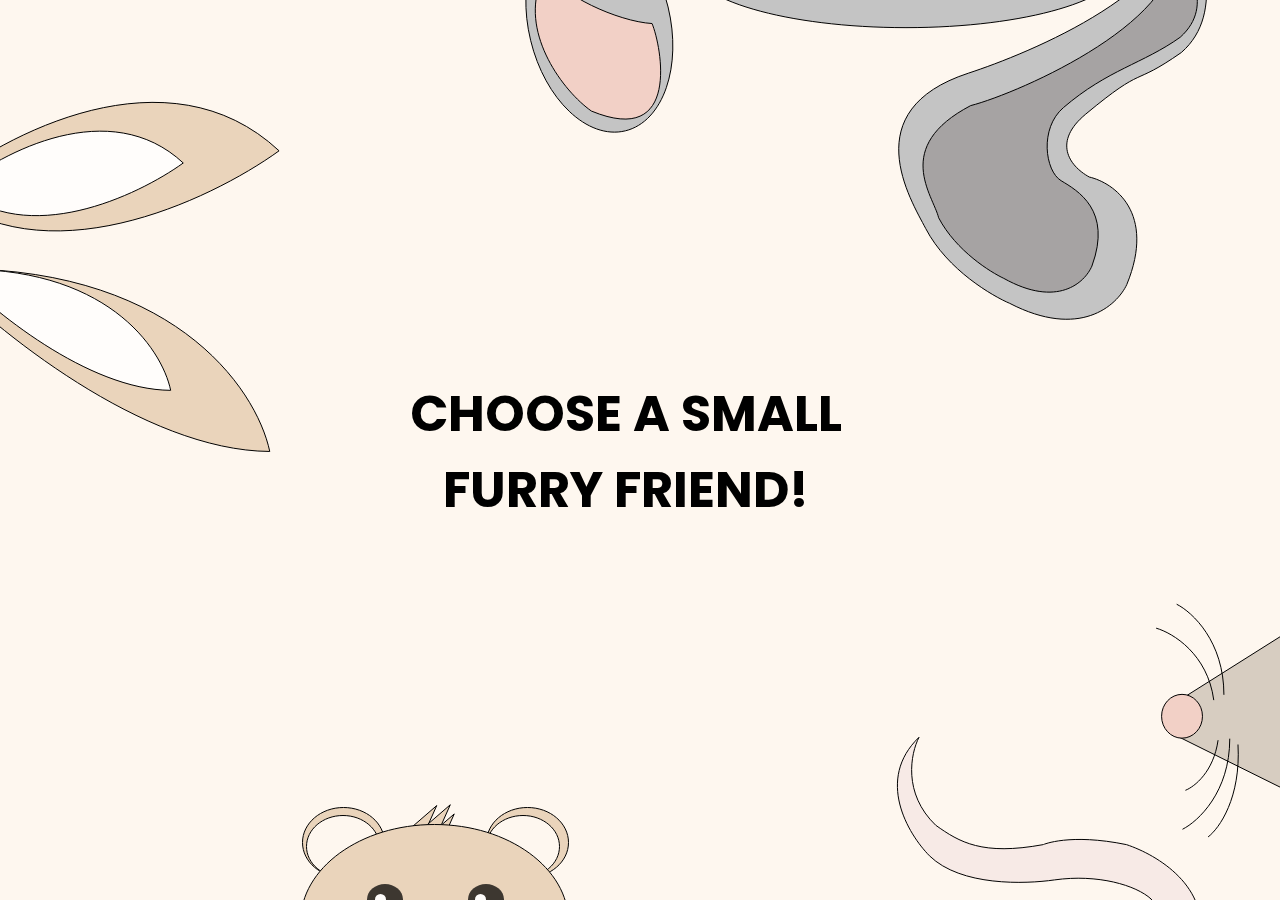
<file: index.html>
<html>
<head>
    <title> furry friends website homepage </title>
    <link rel="stylesheet" href="assets/css/style.css">
    <link rel="preconnect" href="https://fonts.gstatic.com">
    <link href="https://fonts.googleapis.com/css2?family=Poppins:wght@200&display=swap" rel="stylesheet">
</head>

<body>
    <div id="home">
        <h1 id="home-text">
            <div>CHOOSE A SMALL</div>
            <div>FURRY FRIEND!</div>
        </h1>
        <div class="animal" id="bunny">
            <img src="assets/img/bunny.svg">
        </div>
        <div class="animal" id="hamster">
            <img src="assets/img/hamster.svg">
        </div>
        <div class="animal" id="rat">
            <img src="assets/img/rat.svg">
        </div>
        <div class="animal" id="chinchilla">
            <img src="assets/img/chinchilla.svg">
        </div>
    </div>
    <script src="assets/script/script.js"></script>
</body>

</html>
</file>
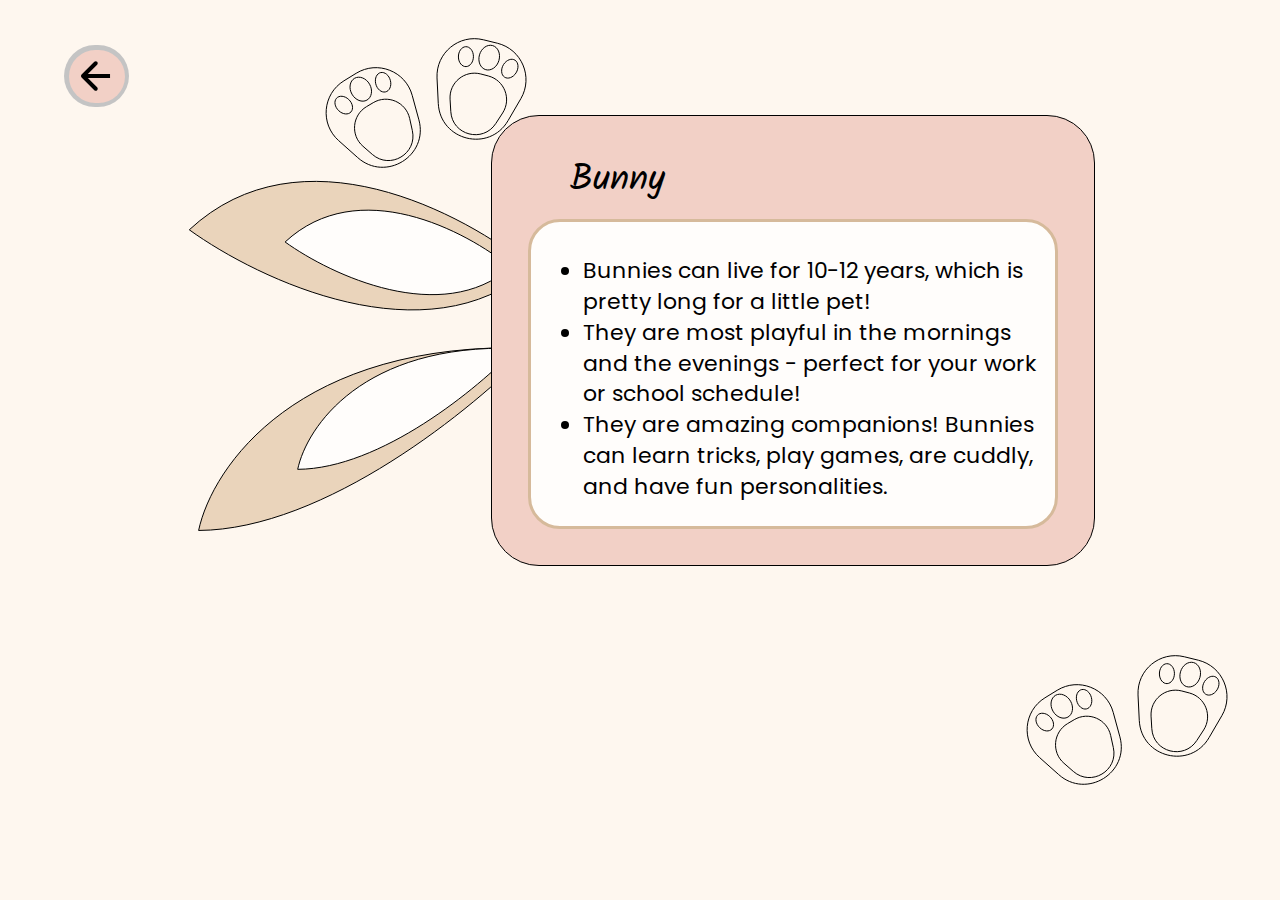
<file: bunny-page.html>
<html>
<head>
    <title> bunny page</title>
    <link rel="stylesheet" href="assets/css/style2.css">
    <link rel="stylesheet" href="assets/css/bunny-style.css">
    <link rel="preconnect" href="https://fonts.gstatic.com">
    <link href="https://fonts.googleapis.com/css2?family=Kalam&family=Poppins:wght@200&display=swap" rel="stylesheet">
</head>

<body>
    <div id="navbar">
        <div id="back-button">
            <img src="assets/img/back-button.svg">
        </div>
    </div>
    <div id="content">
        <div id="animal-head">
            <img src="assets/img/bunny-rotate.svg">
        </div>
        <div id="text">
            <div id="name-text">Bunny</div>
            <div id="fact-text">
                <ul>
                    <li>Bunnies can live for 10-12 years, which is pretty long for a little pet!</li>
                    <li>They are most playful in the mornings and the evenings - perfect for your work or school schedule!</li>
                    <li>They are amazing companions! Bunnies can learn tricks, play games, are cuddly, and have fun personalities.</li>
                </ul>
            </div>
        </div>
    </div>
    <div class="feet" id="feet-1">
        <img src="assets/img/bunny-feet.svg">
    </div>
    <div class="feet" id="feet-2">
        <img src="assets/img/bunny-feet.svg">
    </div>
    <script src="assets/script/script2.js"></script>
</body>

</html>
</file>
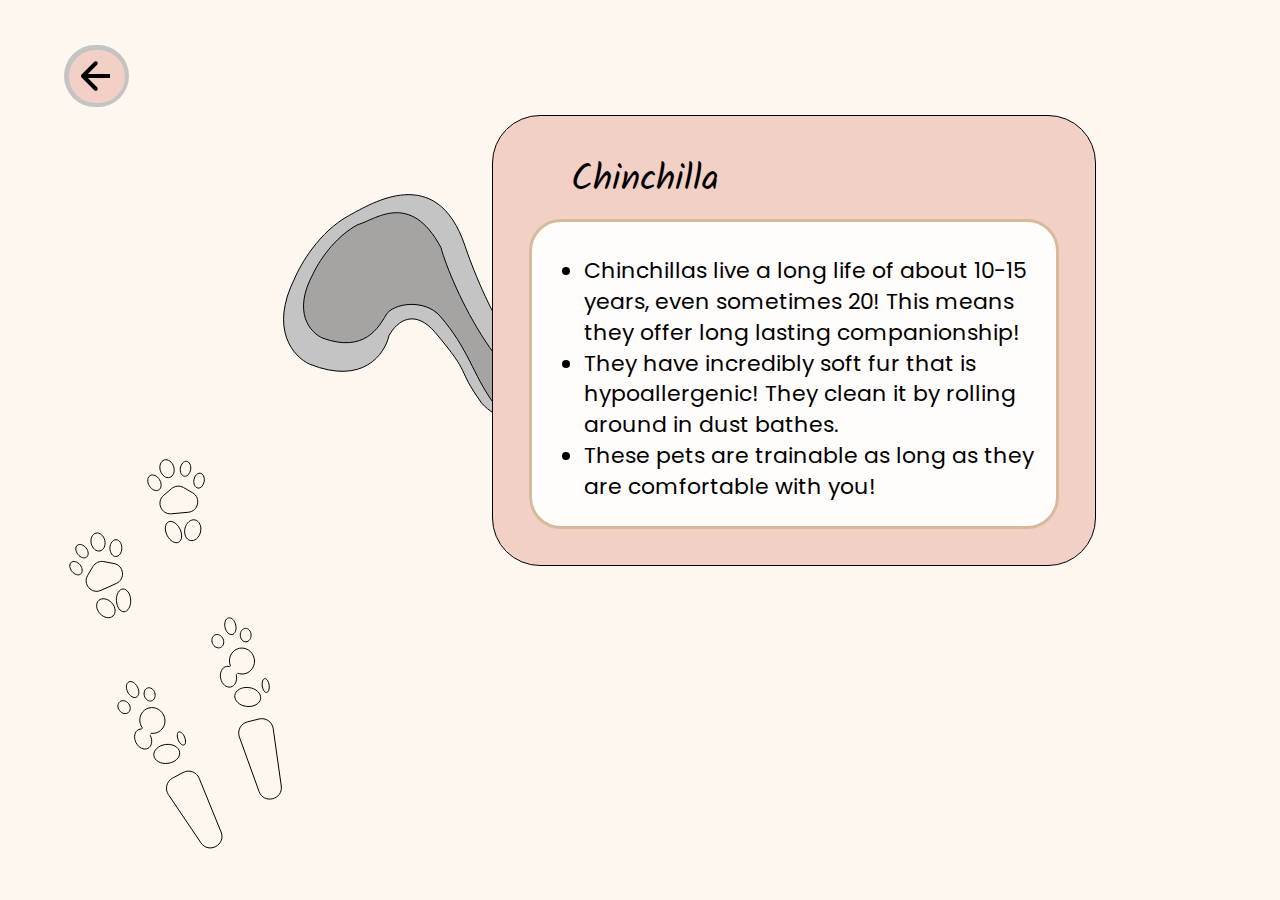
<file: chinchilla-page.html>
<html>
<head>
    <title> chinchilla page</title>
    <link rel="stylesheet" href="assets/css/style2.css">
    <link rel="stylesheet" href="assets/css/chinchilla-style.css">
    <link rel="preconnect" href="https://fonts.gstatic.com">
    <link href="https://fonts.googleapis.com/css2?family=Kalam&family=Poppins:wght@200&display=swap" rel="stylesheet">
</head>

<body>
    <div id="navbar">
        <div id="back-button">
            <img src="assets/img/back-button.svg">
        </div>
    </div>
    <div id="content">
        <div id="animal-head">
            <img src="assets/img/chinchilla-tail.svg">
        </div>
        <div id="text">
            <div id="name-text">Chinchilla</div>
            <div id="fact-text">
                <ul>
                    <li>Chinchillas live a long life of about 10-15 years, even sometimes 20! This means they offer long lasting companionship!</li>
                    <li>They have incredibly soft fur that is hypoallergenic! They clean it by rolling around in dust bathes.</li>
                    <li>These pets are trainable as long as they are comfortable with you!</li>
                </ul>
            </div>
        </div>
    </div>
    <div class="feet" id="feet-1">
        <img src="assets/img/chinchilla-feet.svg">
    </div>
    <!-- <div id="animal-ear">
        <img src="assets/img/chinchilla-ear.svg">
    </div> -->
    <script src="assets/script/script2.js"></script>
</body>

</html>
</file>
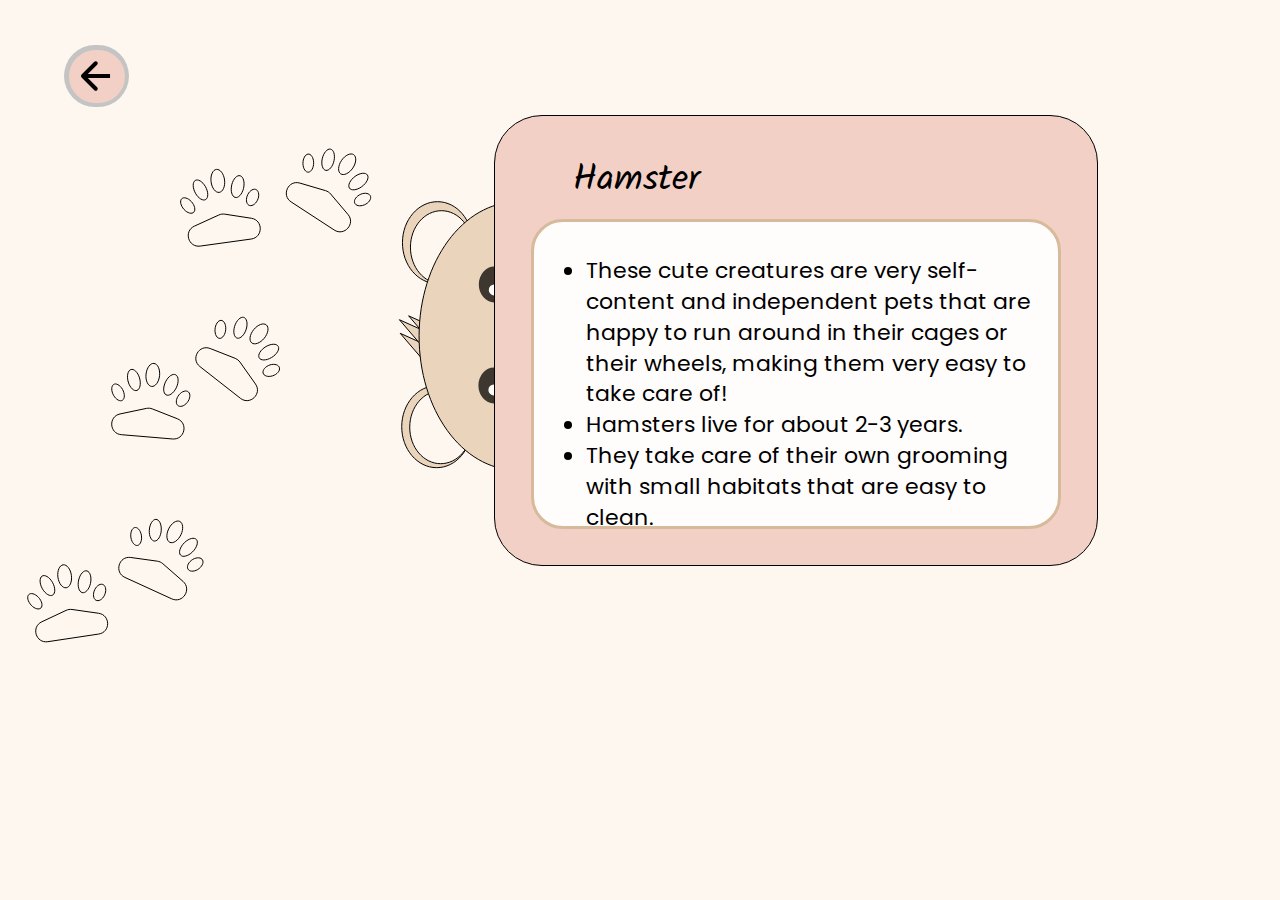
<file: hamster-page.html>
<html>
<head>
    <title> hamster page</title>
    <link rel="stylesheet" href="assets/css/style2.css">
    <link rel="stylesheet" href="assets/css/hamster-style.css">
    <link rel="preconnect" href="https://fonts.gstatic.com">
    <link href="https://fonts.googleapis.com/css2?family=Kalam&family=Poppins:wght@200&display=swap" rel="stylesheet">
</head>

<body>
    <div id="navbar">
        <div id="back-button">
            <img src="assets/img/back-button.svg">
        </div>
    </div>
    <div id="content">
        <div id="animal-head">
            <img src="assets/img/hamster-rotate.svg">
        </div>
        <div id="text">
            <div id="name-text">Hamster</div>
            <div id="fact-text">
                <ul>
                    <li>These cute creatures are very self-content and independent pets that are happy to run around in their cages or their wheels, making them very easy to take care of!</li>
                    <li>Hamsters live for about 2-3 years.</li>
                    <li>They take care of their own grooming with small habitats that are easy to clean.</li>
                </ul>
            </div>
        </div>
    </div>
    <div id="feet-1">
        <img src="assets/img/hamster-feet.svg">
    </div>
    <script src="assets/script/script2.js"></script>
</body>

</html>
</file>
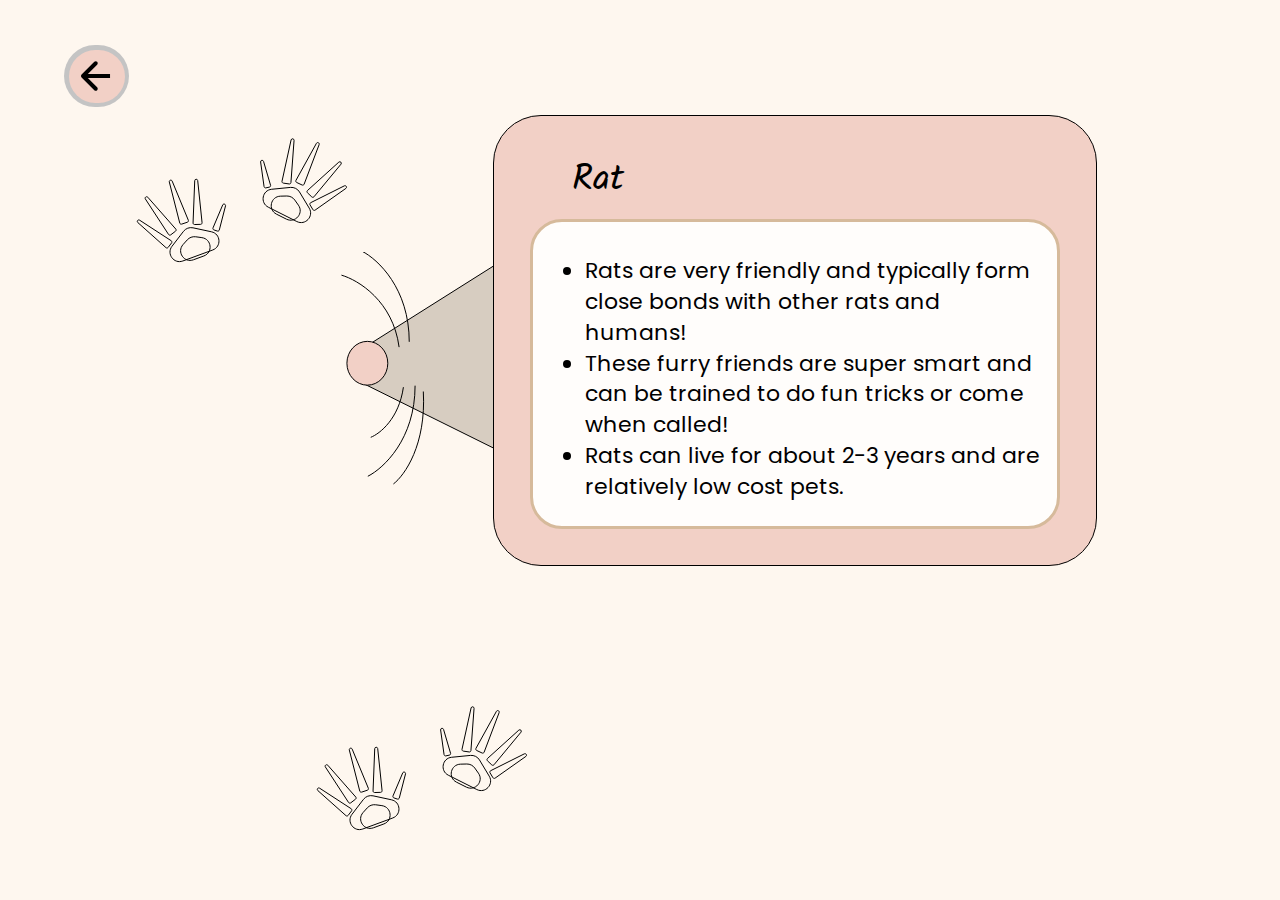
<file: rat-page.html>
<html>
<head>
    <title> rat page</title>
    <link rel="stylesheet" href="assets/css/style2.css">
    <link rel="stylesheet" href="assets/css/rat-style.css">
    <link rel="preconnect" href="https://fonts.gstatic.com">
    <link href="https://fonts.googleapis.com/css2?family=Kalam&family=Poppins:wght@200&display=swap" rel="stylesheet">
</head>

<body>
    <div id="navbar">
        <div id="back-button">
            <img src="assets/img/back-button.svg">
        </div>
    </div>
    <div id="content">
        <div id="animal-head">
            <img src="assets/img/rat-nose.svg">
        </div>
        <div id="text">
            <div id="name-text">Rat</div>
            <div id="fact-text">
                <ul>
                    <li>Rats are very friendly and typically form close bonds with other rats and humans!</li>
                    <li>These furry friends are super smart and can be trained to do fun tricks or come when called!</li>
                    <li>Rats can live for about 2-3 years and are relatively low cost pets. </li>
                </ul>
            </div>
        </div>
    </div>
    <!-- <div id="animal-tail">
        <img src="assets/img/rat-tail.svg">
    </div> -->
    <div class="feet" id="feet-1">
        <img src="assets/img/rat-feet.svg">
    </div>
    <div class="feet" id="feet-2">
        <img src="assets/img/rat-feet.svg">
    </div>
    <script src="assets/script/script2.js"></script>
</body>

</html>
</file>
<file: assets/css/style.css>
body {
    margin: 0;
    padding: 0;
    background-color: #FEF7EF;
    animation-name: fadeIn;
    animation-fill-mode: forwards;
    animation-timing-function: ease-in;
    animation-duration: 0.5s;
}

#home-text {
    text-align: center;
    position: absolute;
    top: 38%;
    left: 32%;
    font-size: 50px;
    font-family: 'Poppins', sans-serif;
}

#bunny {
    position: absolute;
    top: 100px;
    left: 0;
}

#hamster {
    position: absolute;
    bottom: 0;
    left: 300px;
}

#chinchilla {
    position: absolute;
    top: 0;
    right: 40px;
}

#rat {
    position: absolute;
    bottom: 0;
    right: 0;
}

/* feature 1 */
#hamster:hover {
    transform: scale(1.15) translate(0, -5%);
    transition: 0.3s;
    cursor: pointer;
}

#chinchilla:hover {
    transform: scale(1.15) translate(0, 5%);
    transition: 0.3s;
    cursor: pointer;
}

#bunny:hover {
    transform: scale(1.15) translate(5%, 0);
    transition: 0.3s;
    cursor: pointer;
}

#rat:hover {
    transform: scale(1.15) translate(-5%, 0);
    transition: 0.3s;
    cursor: pointer;
}

/* feature 2 */
@keyframes bunnyOutOfFrame {
    0% {
        transform: translate(0);
    }
    50% {
        transform: scale(1.15) translate(5%, 0);
        transition: 0.3s;
    }
    100% {
        transform: translate(-100%);
    }
}

.hidden-bunny {
    animation-name: bunnyOutOfFrame;
    animation-duration: 0.3s;
    animation-iteration-count: 1;
    animation-fill-mode: forwards;
    animation-timing-function: ease-in;
}

@keyframes hamsterOutOfFrame {
    0% {
        transform: translate(0);
    }
    50% {
        transform: scale(1.15) translate(0, -5%);
        transition: 0.3s;
    }
    100% {
        transform: translate(0, 100%);
    }
}

.hidden-hamster {
    animation-name: hamsterOutOfFrame;
    animation-duration: 0.3s;
    animation-iteration-count: 1;
    animation-fill-mode: forwards;
    animation-timing-function: ease-in;
}

@keyframes ratOutOfFrame {
    0% {
        transform: translate(0);
    }
    50% {
        transform: scale(1.15) translate(-5%, 0);
        transition: 0.3s;
    }
    100% {
        transform: translate(100%, 0);
    }
}

.hidden-rat {
    animation-name: ratOutOfFrame;
    animation-duration: 0.3s;
    animation-iteration-count: 1;
    animation-fill-mode: forwards;
    animation-timing-function: ease-in;
}

@keyframes chinchillaOutOfFrame {
    0% {
        transform: translate(0);
    }
    50% {
        transform: scale(1.15) translate(0, 5%);
        transition: 0.3s;
    }
    100% {
        transform: translate(0, -100%);
    }
}

.hidden-chinchilla {
    animation-name: chinchillaOutOfFrame;
    animation-duration: 0.3s;
    animation-iteration-count: 1;
    animation-fill-mode: forwards;
    animation-timing-function: ease-in;
}

@keyframes textFade {
    0% {
        opacity: 1;
    }
    50% {
        opacity: 0.5;
    }
    100% {
        opacity: 0;
    }
}

.hidden-text {
    animation-name: textFade;
    animation-fill-mode: forwards;
    animation-timing-function: ease-in;
    animation-duration: 0.3s;
}

@keyframes fadeIn {
    0% {
        opacity: 0;
    }
    50% {
        opacity: 0.5;
    }
    100% {
        opacity: 1;
    }
}
</file>
<file: assets/css/style2.css>
body {
    margin: 0;
    padding: 0;
    background-color: #FEF7EF;
    animation-name: fadeIn;
    animation-fill-mode: forwards;
    animation-timing-function: ease-in;
    animation-duration: 0.5s;
}

#back-button {
    position: absolute;
    top: 5%;
    left: 5%;
}

#content {
    display: flex;
    flex-direction: row;
    justify-content: center;
    padding-top: 9%;
}

#text {
    background-color: #F2D0C6;
    border-radius: 48px;
    padding: 36px;
    border: solid;
    border-width: 0.5px;
    z-index: 2;
}

#name-text {
    padding-bottom: 10px;
    padding-left: 42px;
    font-size: 36px;
    font-family: 'Kalam', cursive;
}

#fact-text {
    background-color: #FFFDFB;
    border-radius: 32px;
    width: 500px;
    height: 280px;
    padding: 12px;
    font-size: 22px;
    line-height: 140%;
    border: solid;
    border-color: #D6BA9B;
    font-family: 'Poppins', sans-serif;
}

#animal-head {
    padding-top: 5%;
    z-index: 1;
}

#back-button:hover {
    cursor: pointer;
}

@keyframes fadeIn {
    0% {
        opacity: 0;
    }
    50% {
        opacity: 0.5;
    }
    100% {
        opacity: 1;
    }
}

@keyframes fadeOut {
    0% {
        opacity: 1;
    }
    50% {
        opacity: 0.5;
    }
    100% {
        opacity: 0;
    }
}

.content-fade {
    animation-name: fadeOut;
    animation-fill-mode: forwards;
    animation-timing-function: ease-in;
    animation-duration: 0.5s;
}

@keyframes hideAnimal {
    0% {
        transform: translate(0);
    }
    100% {
        transform: translate(100%, 0);
    }
}

.hidden-animal {
    animation-name: hideAnimal;
    animation-duration: 0.2s;
    animation-iteration-count: 1;
    animation-fill-mode: forwards;
    animation-timing-function: ease-in;
}
</file>
<file: assets/css/bunny-style.css>
#feet-1 {
    position: absolute;
    top: 0;
    left: 20%;
    z-index: 3;
}

#feet-2 {
    position: absolute;
    bottom: 0;
    right: 0;
    z-index: 3;
}

#content {
    padding-left: 0.2%;
}
</file>
<file: assets/css/chinchilla-style.css>
#animal-ear {
    position: absolute;
    top: 3.1%;
    right: 20%;
}

#feet-1 {
    position: absolute;
    bottom: 2%;
    left: 4%;
}

#content {
    padding-left: 5%;
}
</file>
<file: assets/css/hamster-style.css>
#content {
    padding-left: 16.3%;
}

#feet-1 {
    position: absolute;
    top: 10%;
    left: 0;
}

#animal-head {
    padding-top: 8%;
}
</file>
<file: assets/css/rat-style.css>
#animal-tail {
    position: absolute;
    bottom: 0.5%;
    right: 15%;
}

#feet-1 {
    position: absolute;
    top: 10%;
    left: 8%;
}

#feet-2 {
    position: absolute;
    bottom: 5%;
    left: 22%;
    z-index: 3;
}

#content {
    padding-left: 11%;
}

#animal-head {
    padding-top: 12%;
}
</file>
